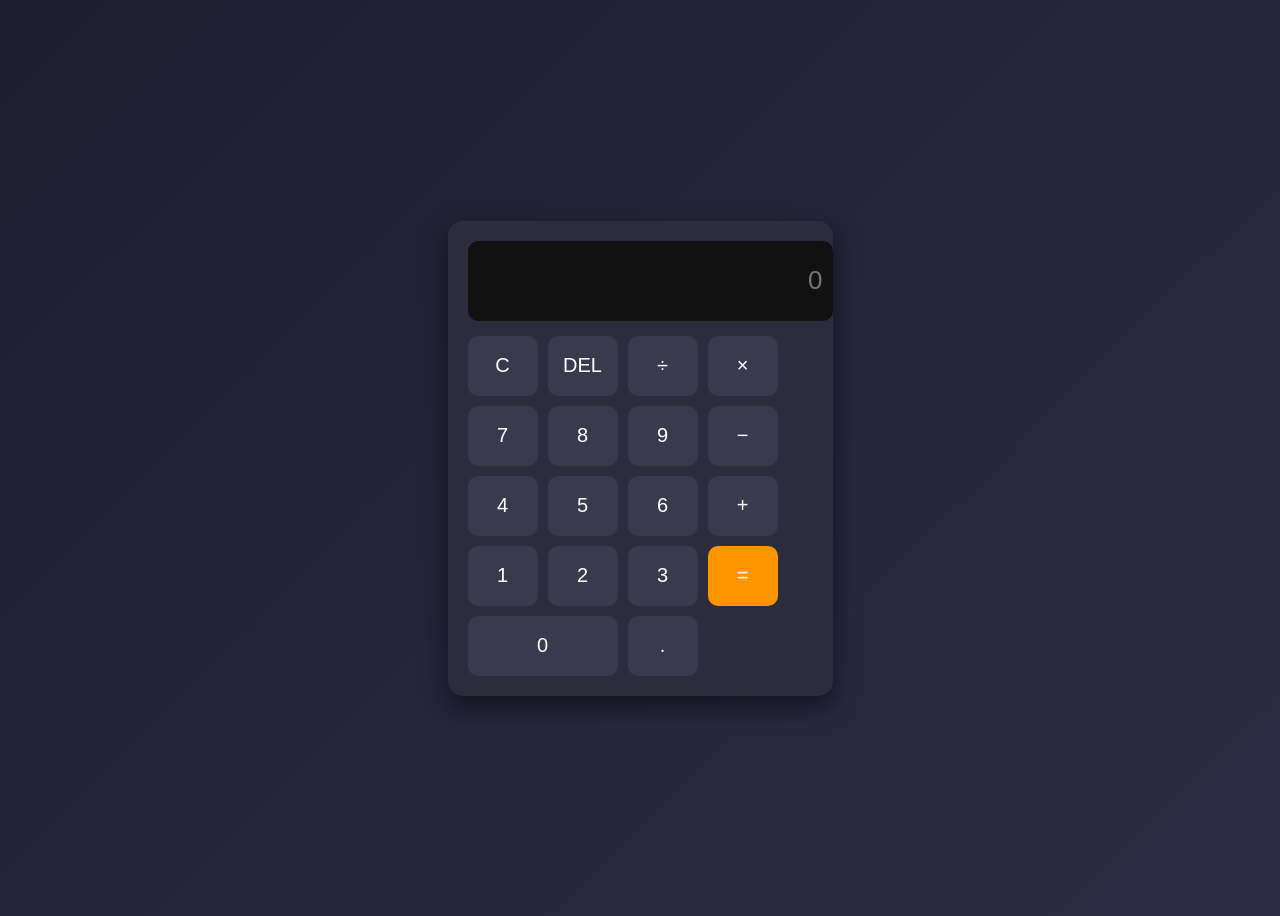
<file: CodeAlpha_Calculator/index.html>
<!DOCTYPE html>
<html lang="en">
<head>
    <meta charset="UTF-8">
    <title>Advanced Calculator</title>
    <link rel="stylesheet" href="style.css">
</head>
<body>

<div class="calculator">
    <input type="text" id="display" placeholder="0" readonly>

    <div class="buttons">
        <button onclick="clearDisplay()">C</button>
        <button onclick="deleteLast()">DEL</button>
        <button onclick="appendValue('/')">÷</button>
        <button onclick="appendValue('*')">×</button>

        <button onclick="appendValue('7')">7</button>
        <button onclick="appendValue('8')">8</button>
        <button onclick="appendValue('9')">9</button>
        <button onclick="appendValue('-')">−</button>

        <button onclick="appendValue('4')">4</button>
        <button onclick="appendValue('5')">5</button>
        <button onclick="appendValue('6')">6</button>
        <button onclick="appendValue('+')">+</button>

        <button onclick="appendValue('1')">1</button>
        <button onclick="appendValue('2')">2</button>
        <button onclick="appendValue('3')">3</button>
        <button onclick="calculate()">=</button>

        <button onclick="appendValue('0')" class="zero">0</button>
        <button onclick="appendValue('.')">.</button>
    </div>
</div>

<script src="script.js"></script>
</body>
</html>
</file>
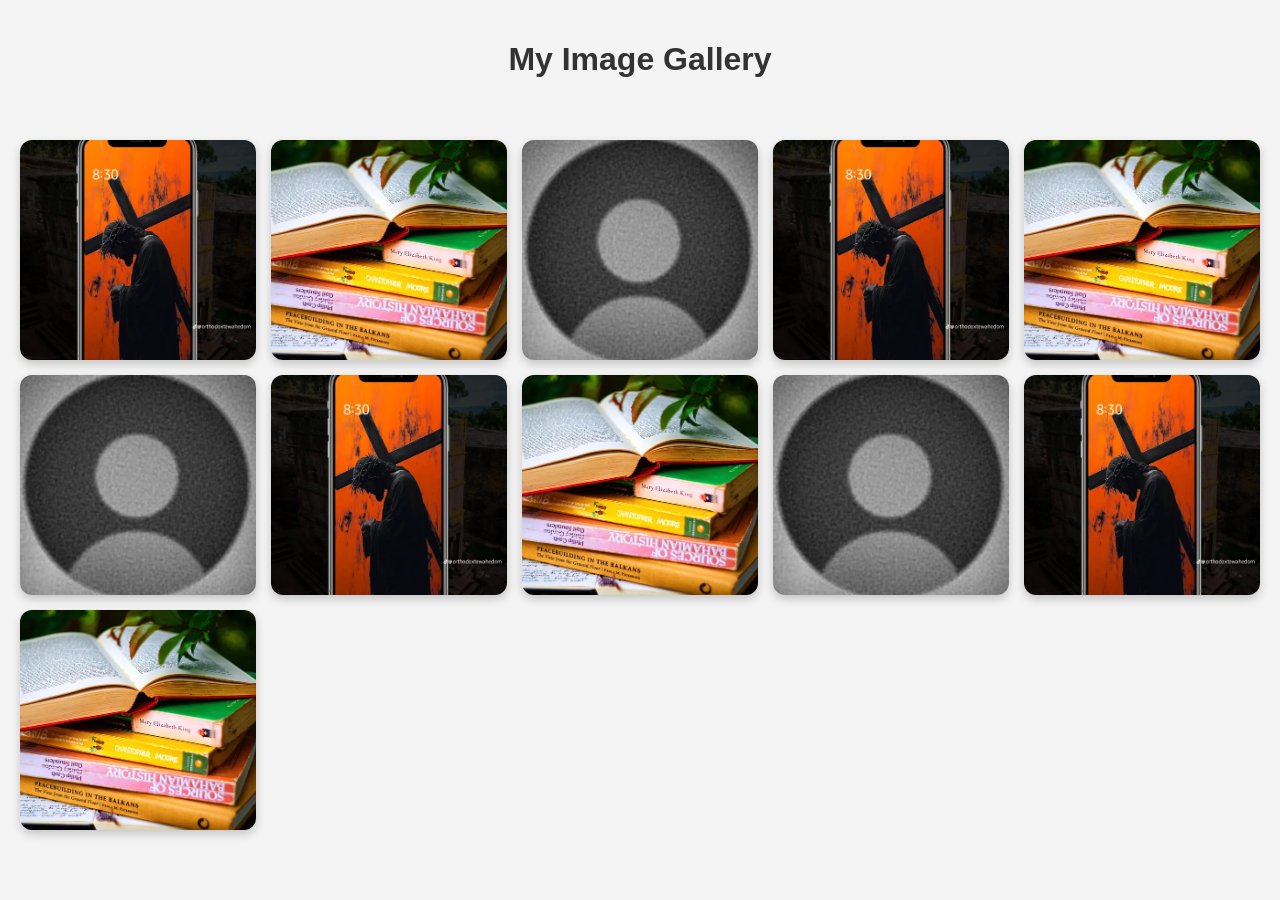
<file: CodeAlpha_ImageGallery/index.html>
<!DOCTYPE html>
<html lang="en">
<head>
    <meta charset="UTF-8">
    <title>Image Gallery</title>
    <link rel="stylesheet" href="style.css">
</head>
<body>

<h1>My Image Gallery</h1>

<div class="gallery">
    <img src="images/j.png" alt="B portrait" onclick="openLightbox(0)">
    <img src="images/books.webp" alt="Stack of books" onclick="openLightbox(1)">
    <img src="images/profile.jpg" alt="Profile image" onclick="openLightbox(2)">

    <img src="images/j.png" alt="B portrait" onclick="openLightbox(0)">
    <img src="images/books.webp" alt="Stack of books" onclick="openLightbox(1)">
    <img src="images/profile.jpg" alt="Profile image" onclick="openLightbox(2)">

    <img src="images/j.png" alt="B portrait" onclick="openLightbox(0)">
    <img src="images/books.webp" alt="Stack of books" onclick="openLightbox(1)">
    <img src="images/profile.jpg" alt="Profile image" onclick="openLightbox(2)">
    <img src="images/j.png" alt="B portrait" onclick="openLightbox(0)">
    <img src="images/books.webp" alt="Stack of books" onclick="openLightbox(1)">
    
</div>


<!-- Lightbox -->
<div id="lightbox" class="lightbox" onclick="closeLightbox(event)">
    <span class="close" onclick="closeLightbox(event)">×</span>
    <img id="lightbox-img" alt="Expanded image">
    
    <button class="prev" onclick="prevImage(event)">❮</button>
    <button class="next" onclick="nextImage(event)">❯</button>
</div>

<script src="script.js"></script>
</body>
</html>
</file>
<file: CodeAlpha_Calculator/style.css>
body {
    display: flex;
    justify-content: center;
    align-items: center;
    height: 100vh;
    background: linear-gradient(135deg, #1e1e2f, #2b2b45);
    font-family: Arial, sans-serif;
}

/* Calculator Box */
.calculator {
    background: #2c2c3c;
    padding: 20px;
    border-radius: 15px;
    box-shadow: 0 10px 25px rgba(0,0,0,0.5);
}

/* Display */
#display {
    width: 100%;
    height: 60px;
    font-size: 26px;
    text-align: right;
    padding: 10px;
    margin-bottom: 15px;
    border: none;
    border-radius: 10px;
    background: #111;
    color: #0f0;
}

/* Buttons Layout */
.buttons {
    display: grid;
    grid-template-columns: repeat(4, 70px);
    gap: 10px;
}

/* Button Style */
button {
    height: 60px;
    font-size: 20px;
    border: none;
    border-radius: 10px;
    cursor: pointer;
    background: #3a3a4f;
    color: white;
    transition: 0.2s;
}

/* Hover Effect */
button:hover {
    background: #5a5a7a;
    transform: scale(1.05);
}

/* Equal Button */
button:nth-child(16) {
    background: #ff9500;
}

button:nth-child(16):hover {
    background: #e08900;
}

/* Zero Button */
.zero {
    grid-column: span 2;
}
</file>
<file: CodeAlpha_ImageGallery/style.css>
/* General */
body {
    font-family: Arial, sans-serif;
    margin: 0;
    background: #f4f4f4;
}

/* Title */
h1 {
    text-align: center;
    padding: 20px;
    color: #333;
}

/* Gallery Layout */
.gallery {
    display: grid;
    grid-template-columns: repeat(auto-fit, minmax(220px, 1fr));
    gap: 15px;
    padding: 20px;
}

/* Images */
.gallery img {
    width: 100%;
    height: 220px;
    object-fit: cover;
    border-radius: 12px;
    cursor: pointer;
    box-shadow: 0 4px 10px rgba(0,0,0,0.2);
    transition: transform 0.3s, box-shadow 0.3s;
}

/* Hover Effect */
.gallery img:hover {
    transform: scale(1.05);
    box-shadow: 0 6px 18px rgba(0,0,0,0.3);
}

/* Lightbox */
.lightbox {
    display: none;
    position: fixed;
    top: 0;
    left: 0;
    width: 100%;
    height: 100%;
    background: rgba(0,0,0,0.9);
    text-align: center;
}

/* Lightbox Image */
.lightbox img {
    margin-top: 5%;
    width: 60%;
    max-width: 700px;
    border-radius: 10px;
}

/* Close Button */
.close {
    position: absolute;
    top: 20px;
    right: 40px;
    font-size: 35px;
    color: white;
    cursor: pointer;
}

/* Navigation Buttons */
.lightbox button {
    position: absolute;
    top: 50%;
    font-size: 35px;
    color: white;
    background: rgba(255,255,255,0.2);
    border: none;
    padding: 10px 15px;
    cursor: pointer;
    border-radius: 50%;
    transform: translateY(-50%);
}

.prev {
    left: 30px;
}

.next {
    right: 30px;
}

/* Responsive */
@media (max-width: 768px) {
    .lightbox img {
        width: 90%;
    }
}
</file>
